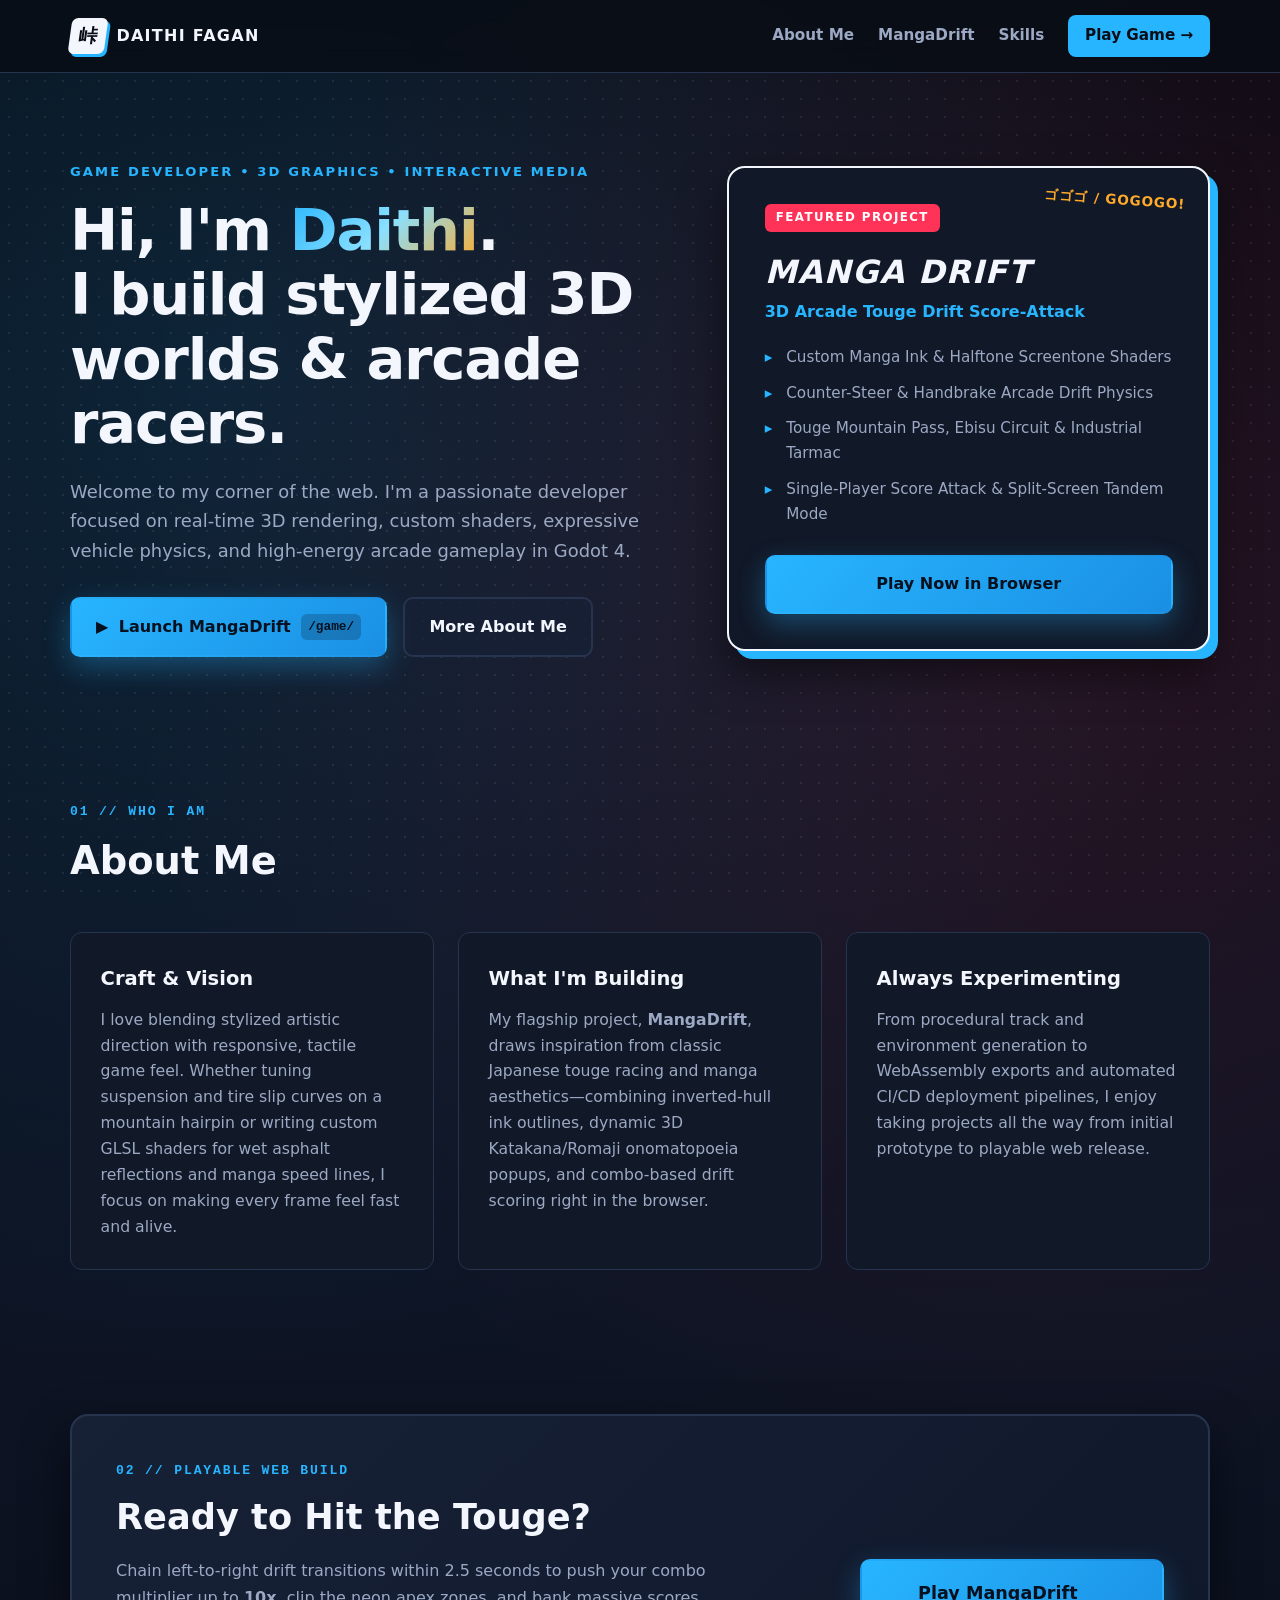
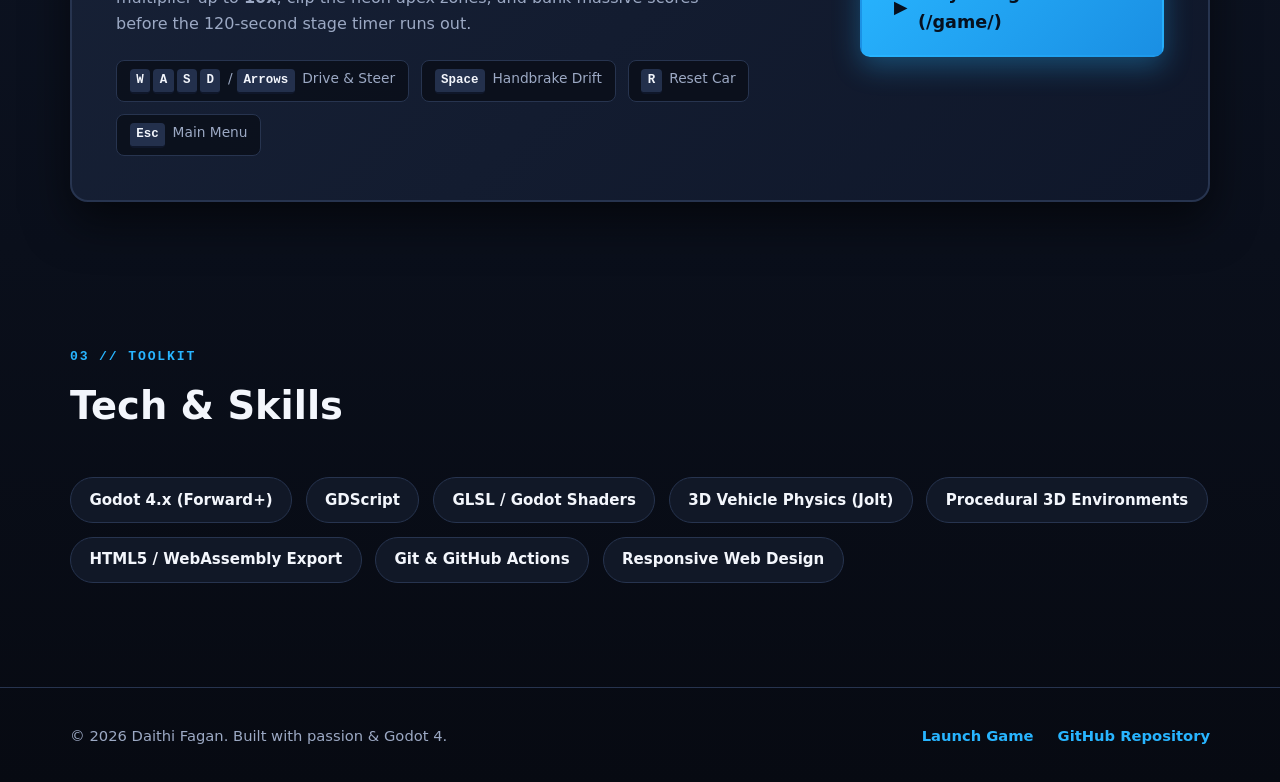
<file: website/index.html>
<!DOCTYPE html>
<html lang="en">
<head>
  <meta charset="UTF-8" />
  <meta name="viewport" content="width=device-width, initial-scale=1.0" />
  <title>Daithi Fagan | Game Developer &amp; Creator of MangaDrift</title>
  <meta name="description" content="Personal portfolio and About Me page for Daithi Fagan — creator of MangaDrift, a 3D arcade touge drift score-attack game built in Godot 4." />
  <link rel="stylesheet" href="style.css" />
</head>
<body>
  <div class="speed-lines-bg" aria-hidden="true"></div>

  <header class="site-header">
    <div class="container nav-container">
      <a href="#top" class="brand">
        <span class="brand-kanji">峠</span>
        <span class="brand-text">DAITHI FAGAN</span>
      </a>
      <nav class="site-nav" aria-label="Primary Navigation">
        <a href="#about">About Me</a>
        <a href="#featured-game">MangaDrift</a>
        <a href="#skills">Skills</a>
        <a href="/game/" class="nav-cta">Play Game &rarr;</a>
      </nav>
    </div>
  </header>

  <main id="top">
    <!-- Hero Section -->
    <section class="hero">
      <div class="container hero-grid">
        <div class="hero-content">
          <p class="eyebrow">GAME DEVELOPER &bull; 3D GRAPHICS &bull; INTERACTIVE MEDIA</p>
          <h1>Hi, I'm <span class="accent-text">Daithi</span>.<br />I build stylized 3D worlds &amp; arcade racers.</h1>
          <p class="hero-lead">
            Welcome to my corner of the web. I'm a passionate developer focused on real-time 3D rendering, custom shaders, expressive vehicle physics, and high-energy arcade gameplay in Godot 4.
          </p>
          <div class="hero-actions">
            <a href="/game/" class="btn btn-primary">
              <span class="btn-icon">&#9654;</span>
              <span>Launch MangaDrift</span>
              <span class="btn-tag">/game/</span>
            </a>
            <a href="#about" class="btn btn-secondary">More About Me</a>
          </div>
        </div>

        <div class="hero-card" aria-label="Featured Game Preview">
          <div class="manga-panel">
            <div class="panel-badge">FEATURED PROJECT</div>
            <div class="onomatopoeia" aria-hidden="true">ゴゴゴ / GOGOGO!</div>
            <h2 class="panel-title">MANGA DRIFT</h2>
            <p class="panel-subtitle">3D Arcade Touge Drift Score-Attack</p>
            <ul class="panel-highlights">
              <li>Custom Manga Ink &amp; Halftone Screentone Shaders</li>
              <li>Counter-Steer &amp; Handbrake Arcade Drift Physics</li>
              <li>Touge Mountain Pass, Ebisu Circuit &amp; Industrial Tarmac</li>
              <li>Single-Player Score Attack &amp; Split-Screen Tandem Mode</li>
            </ul>
            <a href="/game/" class="btn btn-primary btn-full">Play Now in Browser</a>
          </div>
        </div>
      </div>
    </section>

    <!-- About Me Section -->
    <section id="about" class="section about-section">
      <div class="container">
        <div class="section-header">
          <span class="section-kicker">01 // WHO I AM</span>
          <h2>About Me</h2>
        </div>
        <div class="about-grid">
          <div class="about-card">
            <h3>Craft &amp; Vision</h3>
            <p>
              I love blending stylized artistic direction with responsive, tactile game feel. Whether tuning suspension and tire slip curves on a mountain hairpin or writing custom GLSL shaders for wet asphalt reflections and manga speed lines, I focus on making every frame feel fast and alive.
            </p>
          </div>
          <div class="about-card">
            <h3>What I'm Building</h3>
            <p>
              My flagship project, <strong>MangaDrift</strong>, draws inspiration from classic Japanese touge racing and manga aesthetics—combining inverted-hull ink outlines, dynamic 3D Katakana/Romaji onomatopoeia popups, and combo-based drift scoring right in the browser.
            </p>
          </div>
          <div class="about-card">
            <h3>Always Experimenting</h3>
            <p>
              From procedural track and environment generation to WebAssembly exports and automated CI/CD deployment pipelines, I enjoy taking projects all the way from initial prototype to playable web release.
            </p>
          </div>
        </div>
      </div>
    </section>

    <!-- Featured Game Section -->
    <section id="featured-game" class="section game-showcase">
      <div class="container">
        <div class="showcase-banner">
          <div class="showcase-info">
            <span class="section-kicker">02 // PLAYABLE WEB BUILD</span>
            <h2>Ready to Hit the Touge?</h2>
            <p>
              Chain left-to-right drift transitions within 2.5 seconds to push your combo multiplier up to <strong>10x</strong>, clip the neon apex zones, and bank massive scores before the 120-second stage timer runs out.
            </p>
            <div class="controls-grid">
              <div class="control-pill"><kbd>W</kbd><kbd>A</kbd><kbd>S</kbd><kbd>D</kbd> / <kbd>Arrows</kbd> Drive &amp; Steer</div>
              <div class="control-pill"><kbd>Space</kbd> Handbrake Drift</div>
              <div class="control-pill"><kbd>R</kbd> Reset Car</div>
              <div class="control-pill"><kbd>Esc</kbd> Main Menu</div>
            </div>
          </div>
          <div class="showcase-cta">
            <a href="/game/" class="btn btn-primary btn-large">
              <span class="btn-icon">&#9654;</span>
              <span>Play MangaDrift (/game/)</span>
            </a>
          </div>
        </div>
      </div>
    </section>

    <!-- Skills & Tech Stack Section -->
    <section id="skills" class="section skills-section">
      <div class="container">
        <div class="section-header">
          <span class="section-kicker">03 // TOOLKIT</span>
          <h2>Tech &amp; Skills</h2>
        </div>
        <div class="tag-cloud">
          <span class="skill-tag">Godot 4.x (Forward+)</span>
          <span class="skill-tag">GDScript</span>
          <span class="skill-tag">GLSL / Godot Shaders</span>
          <span class="skill-tag">3D Vehicle Physics (Jolt)</span>
          <span class="skill-tag">Procedural 3D Environments</span>
          <span class="skill-tag">HTML5 / WebAssembly Export</span>
          <span class="skill-tag">Git &amp; GitHub Actions</span>
          <span class="skill-tag">Responsive Web Design</span>
        </div>
      </div>
    </section>
  </main>

  <footer class="site-footer">
    <div class="container footer-inner">
      <p>&copy; <span id="year">2026</span> Daithi Fagan. Built with passion &amp; Godot 4.</p>
      <div class="footer-links">
        <a href="/game/">Launch Game</a>
        <a href="https://github.com/daithifagan11-cmyk/manga-drift" target="_blank" rel="noopener noreferrer">GitHub Repository</a>
      </div>
    </div>
  </footer>
</body>
</html>
</file>
<file: website/style.css>
:root {
  --bg-dark: #090d16;
  --bg-panel: #111827;
  --bg-panel-elevated: #172136;
  --text-main: #f3f6fc;
  --text-muted: #9ca9c4;
  --accent-cyan: #28b5ff;
  --accent-red: #ff3358;
  --accent-amber: #ffaa2b;
  --border-ink: #27344f;
  --shadow-heavy: 0 20px 45px rgba(0, 0, 0, 0.55);
  --radius-md: 12px;
  --radius-lg: 18px;
}

*,
*::before,
*::after {
  box-sizing: border-box;
  margin: 0;
  padding: 0;
}

html {
  scroll-behavior: smooth;
}

body {
  font-family: system-ui, -apple-system, BlinkMacSystemFont, "Segoe UI", Roboto, Oxygen, Ubuntu, Cantarell, sans-serif;
  background-color: var(--bg-dark);
  background-image:
    radial-gradient(circle at 18% 15%, rgba(40, 181, 255, 0.14) 0%, transparent 45%),
    radial-gradient(circle at 82% 25%, rgba(255, 51, 88, 0.12) 0%, transparent 45%),
    linear-gradient(180deg, #070a12 0%, #0d1424 55%, #070a12 100%);
  color: var(--text-main);
  line-height: 1.65;
  min-height: 100vh;
  overflow-x: hidden;
}

/* Subtle manga halftone & speed-line backdrop */
.speed-lines-bg {
  position: fixed;
  inset: 0;
  pointer-events: none;
  z-index: 0;
  opacity: 0.08;
  background-image: radial-gradient(#ffffff 1px, transparent 1px);
  background-size: 18px 18px;
}

.container {
  width: min(1140px, 92%);
  margin-inline: auto;
  position: relative;
  z-index: 1;
}

/* Header & Navigation */
.site-header {
  position: sticky;
  top: 0;
  z-index: 50;
  background: rgba(9, 13, 22, 0.85);
  backdrop-filter: blur(12px);
  border-bottom: 1px solid var(--border-ink);
}

.nav-container {
  display: flex;
  align-items: center;
  justify-content: space-between;
  min-height: 72px;
  gap: 1rem;
}

.brand {
  display: inline-flex;
  align-items: center;
  gap: 0.65rem;
  text-decoration: none;
  color: var(--text-main);
  font-weight: 800;
  letter-spacing: 0.08em;
}

.brand-kanji {
  display: inline-grid;
  place-items: center;
  width: 36px;
  height: 36px;
  background: var(--text-main);
  color: var(--bg-dark);
  font-weight: 900;
  font-size: 1.15rem;
  border-radius: 6px;
  transform: skewX(-8deg);
  box-shadow: 3px 3px 0 var(--accent-cyan);
}

.site-nav {
  display: flex;
  align-items: center;
  gap: 1.5rem;
  flex-wrap: wrap;
}

.site-nav a {
  color: var(--text-muted);
  text-decoration: none;
  font-weight: 600;
  font-size: 0.95rem;
  transition: color 0.2s ease;
}

.site-nav a:hover {
  color: var(--text-main);
}

.site-nav .nav-cta {
  color: var(--bg-dark);
  background: var(--accent-cyan);
  padding: 0.5rem 1.05rem;
  border-radius: 8px;
  font-weight: 800;
  transition: transform 0.15s ease, box-shadow 0.15s ease, background-color 0.15s ease;
}

.site-nav .nav-cta:hover {
  color: var(--bg-dark);
  background: #58c7ff;
  transform: translateY(-2px);
  box-shadow: 0 6px 20px rgba(40, 181, 255, 0.35);
}

/* Hero Section */
.hero {
  padding: 5.5rem 0 4.5rem;
}

.hero-grid {
  display: grid;
  grid-template-columns: 1.2fr 0.95fr;
  gap: 3rem;
  align-items: center;
}

.eyebrow {
  color: var(--accent-cyan);
  font-weight: 800;
  font-size: 0.82rem;
  letter-spacing: 0.16em;
  text-transform: uppercase;
  margin-bottom: 1rem;
}

.hero h1 {
  font-size: clamp(2.25rem, 4.5vw, 3.6rem);
  line-height: 1.12;
  font-weight: 900;
  letter-spacing: -0.02em;
  margin-bottom: 1.25rem;
}

.accent-text {
  background: linear-gradient(135deg, var(--accent-cyan) 0%, #8ae0ff 50%, var(--accent-amber) 100%);
  -webkit-background-clip: text;
  background-clip: text;
  color: transparent;
}

.hero-lead {
  color: var(--text-muted);
  font-size: 1.12rem;
  max-width: 58ch;
  margin-bottom: 2rem;
}

.hero-actions {
  display: flex;
  flex-wrap: wrap;
  gap: 1rem;
  align-items: center;
}

/* Buttons */
.btn {
  display: inline-flex;
  align-items: center;
  justify-content: center;
  gap: 0.65rem;
  padding: 0.9rem 1.5rem;
  border-radius: 10px;
  font-weight: 800;
  font-size: 1rem;
  text-decoration: none;
  cursor: pointer;
  transition: transform 0.18s ease, box-shadow 0.18s ease, background-color 0.18s ease;
  border: 2px solid transparent;
}

.btn-primary {
  background: linear-gradient(135deg, var(--accent-cyan) 0%, #1a8fe3 100%);
  color: #06101e;
  box-shadow: 0 10px 28px rgba(40, 181, 255, 0.32);
}

.btn-primary:hover {
  transform: translateY(-3px);
  box-shadow: 0 14px 34px rgba(40, 181, 255, 0.48);
}

.btn-secondary {
  background: rgba(23, 33, 54, 0.75);
  color: var(--text-main);
  border-color: var(--border-ink);
}

.btn-secondary:hover {
  border-color: var(--accent-cyan);
  transform: translateY(-2px);
}

.btn-full {
  width: 100%;
}

.btn-large {
  padding: 1.1rem 2rem;
  font-size: 1.1rem;
}

.btn-tag {
  font-family: ui-monospace, SFMono-Regular, Menlo, Monaco, Consolas, monospace;
  font-size: 0.8rem;
  background: rgba(6, 16, 30, 0.22);
  padding: 0.15rem 0.45rem;
  border-radius: 6px;
}

/* Manga Featured Card */
.manga-panel {
  background: var(--bg-panel);
  border: 2px solid var(--text-main);
  border-radius: var(--radius-lg);
  padding: 2.2rem;
  box-shadow: 8px 8px 0 var(--accent-cyan), var(--shadow-heavy);
  position: relative;
}

.panel-badge {
  display: inline-block;
  background: var(--accent-red);
  color: #fff;
  font-size: 0.74rem;
  font-weight: 900;
  letter-spacing: 0.12em;
  padding: 0.28rem 0.7rem;
  border-radius: 6px;
  margin-bottom: 0.85rem;
}

.onomatopoeia {
  position: absolute;
  top: 1.25rem;
  right: 1.4rem;
  font-weight: 900;
  font-size: 0.85rem;
  color: var(--accent-amber);
  letter-spacing: 0.06em;
  transform: rotate(4deg);
}

.panel-title {
  font-size: 2rem;
  font-weight: 900;
  letter-spacing: 0.04em;
  font-style: italic;
}

.panel-subtitle {
  color: var(--accent-cyan);
  font-weight: 700;
  margin-bottom: 1.25rem;
}

.panel-highlights {
  list-style: none;
  margin-bottom: 1.75rem;
  display: grid;
  gap: 0.65rem;
}

.panel-highlights li {
  color: var(--text-muted);
  font-size: 0.95rem;
  padding-left: 1.35rem;
  position: relative;
}

.panel-highlights li::before {
  content: "▸";
  position: absolute;
  left: 0;
  color: var(--accent-cyan);
  font-weight: 900;
}

/* Sections */
.section {
  padding: 4.5rem 0;
}

.section-header {
  margin-bottom: 2.5rem;
}

.section-kicker {
  display: block;
  color: var(--accent-cyan);
  font-family: ui-monospace, SFMono-Regular, Menlo, Monaco, Consolas, monospace;
  font-size: 0.82rem;
  font-weight: 700;
  letter-spacing: 0.14em;
  margin-bottom: 0.4rem;
}

.section-header h2 {
  font-size: clamp(1.75rem, 3vw, 2.4rem);
  font-weight: 900;
}

/* About Grid */
.about-grid {
  display: grid;
  grid-template-columns: repeat(auto-fit, minmax(280px, 1fr));
  gap: 1.5rem;
}

.about-card {
  background: var(--bg-panel);
  border: 1px solid var(--border-ink);
  border-radius: var(--radius-md);
  padding: 1.85rem;
  transition: transform 0.2s ease, border-color 0.2s ease;
}

.about-card:hover {
  transform: translateY(-4px);
  border-color: var(--accent-cyan);
}

.about-card h3 {
  font-size: 1.22rem;
  margin-bottom: 0.75rem;
  color: var(--text-main);
}

.about-card p {
  color: var(--text-muted);
  font-size: 0.98rem;
}

/* Game Showcase Banner */
.showcase-banner {
  background: linear-gradient(135deg, var(--bg-panel-elevated) 0%, #0f172a 100%);
  border: 2px solid var(--border-ink);
  border-radius: var(--radius-lg);
  padding: 2.75rem;
  display: flex;
  align-items: center;
  justify-content: space-between;
  gap: 2.5rem;
  box-shadow: var(--shadow-heavy);
}

.showcase-info h2 {
  font-size: clamp(1.65rem, 2.8vw, 2.2rem);
  margin-bottom: 0.75rem;
}

.showcase-info p {
  color: var(--text-muted);
  max-width: 60ch;
  margin-bottom: 1.4rem;
}

.controls-grid {
  display: flex;
  flex-wrap: wrap;
  gap: 0.75rem;
}

.control-pill {
  background: rgba(9, 13, 22, 0.75);
  border: 1px solid var(--border-ink);
  padding: 0.4rem 0.8rem;
  border-radius: 8px;
  font-size: 0.86rem;
  color: var(--text-muted);
}

kbd {
  display: inline-block;
  background: #23304c;
  color: var(--text-main);
  font-family: ui-monospace, SFMono-Regular, Menlo, Monaco, Consolas, monospace;
  font-size: 0.78rem;
  font-weight: 700;
  padding: 0.1rem 0.4rem;
  border-radius: 4px;
  margin-right: 0.2rem;
  border-bottom: 2px solid #0f172a;
}

/* Skills Cloud */
.tag-cloud {
  display: flex;
  flex-wrap: wrap;
  gap: 0.85rem;
}

.skill-tag {
  background: var(--bg-panel);
  border: 1px solid var(--border-ink);
  color: var(--text-main);
  padding: 0.6rem 1.15rem;
  border-radius: 999px;
  font-weight: 600;
  font-size: 0.94rem;
}

/* Footer */
.site-footer {
  border-top: 1px solid var(--border-ink);
  padding: 2.25rem 0;
  margin-top: 2rem;
  color: var(--text-muted);
  font-size: 0.92rem;
}

.footer-inner {
  display: flex;
  align-items: center;
  justify-content: space-between;
  flex-wrap: wrap;
  gap: 1rem;
}

.footer-links {
  display: flex;
  gap: 1.5rem;
}

.footer-links a {
  color: var(--accent-cyan);
  text-decoration: none;
  font-weight: 600;
}

.footer-links a:hover {
  text-decoration: underline;
}

/* Responsive Breakpoints */
@media (max-width: 900px) {
  .hero-grid {
    grid-template-columns: 1fr;
  }

  .showcase-banner {
    flex-direction: column;
    align-items: flex-start;
    padding: 2rem;
  }

  .showcase-cta,
  .showcase-cta .btn {
    width: 100%;
  }
}

@media (max-width: 600px) {
  .nav-container {
    flex-direction: column;
    padding: 0.85rem 0;
  }

  .site-nav {
    justify-content: center;
    gap: 1rem;
  }

  .hero {
    padding: 3.5rem 0 2.5rem;
  }
}
</file>
